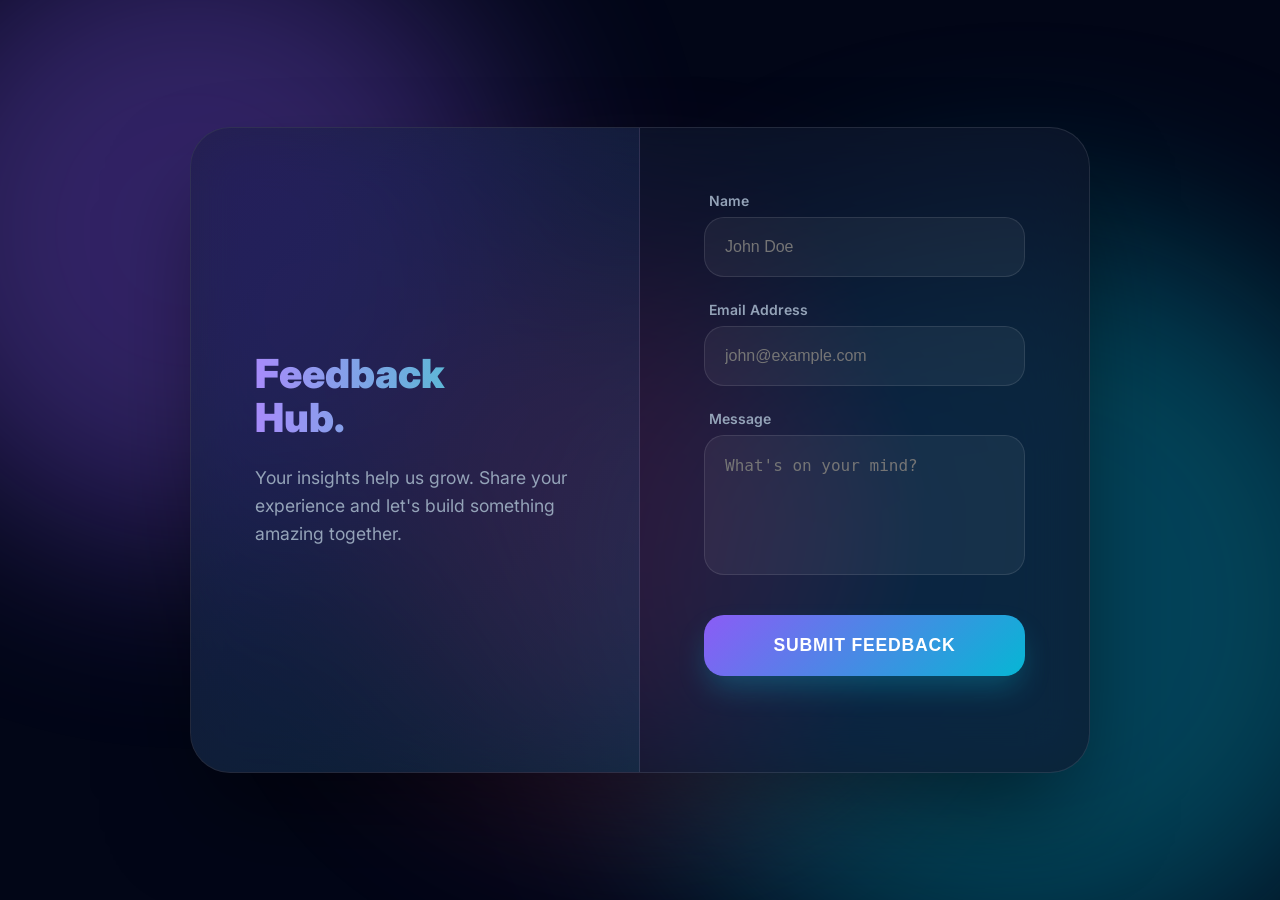
<file: Feedback-project/index.html>
<!DOCTYPE html>
<html lang="en">

<head>
    <meta charset="UTF-8">
    <meta name="viewport" content="width=device-width, initial-scale=1.0">
    <title>Feedback Hub | Share Your Thoughts</title>
    <link rel="preconnect" href="https://fonts.googleapis.com">
    <link rel="preconnect" href="https://fonts.gstatic.com" crossorigin>
    <link href="https://fonts.googleapis.com/css2?family=Inter:wght@400;500;600;700;900&display=swap" rel="stylesheet">
    <link rel="stylesheet" href="style.css">
</head>

<body>
    <!-- Background Effects -->
    <div class="bg-aurora">
        <div class="blob blob-1"></div>
        <div class="blob blob-2"></div>
        <div class="blob blob-3"></div>
    </div>

    <!-- Notification Container -->
    <div id="notification" class="notification">
        <div class="notif-icon">🚀</div>
        <div id="notif-text">Success: Feedback Sent!</div>
    </div>

    <!-- Main Feedback Container -->
    <div class="container">
        <!-- Dashboard / Desktop Look -->
        <div class="form-info">
            <h1>Feedback <br>Hub.</h1>
            <p>Your insights help us grow. Share your experience and let's build something amazing together.</p>
        </div>

        <div class="form-content">
            <h2>Feedback.</h2>
            <form id="feedbackForm">
                <div class="input-group">
                    <label for="name">Name</label>
                    <input type="text" id="name" placeholder="John Doe" required>
                </div>

                <div class="input-group">
                    <label for="email">Email Address</label>
                    <input type="email" id="email" placeholder="john@example.com" required>
                </div>

                <div class="input-group">
                    <label for="message">Message</label>
                    <textarea id="message" placeholder="What's on your mind?" required></textarea>
                </div>

                <button type="submit">Submit Feedback</button>
            </form>

            <p id="successMessage"></p>
        </div>
    </div>

    <script src="script.js"></script>
</body>

</html>
</file>
<file: Feedback-project/style.css>
:root {
    --primary: #8b5cf6;
    --secondary: #06b6d4;
    --bg-dark: #020617;
    --card-bg: rgba(15, 23, 42, 0.7);
    --border: rgba(255, 255, 255, 0.1);
    --text: #f8fafc;
    --glass-blur: blur(30px) saturate(180%);
}

* {
    box-sizing: border-box;
    margin: 0;
    padding: 0;
}

body {
    font-family: 'Inter', system-ui, -apple-system, sans-serif;
    background: var(--bg-dark);
    min-height: 100vh;
    display: flex;
    justify-content: center;
    align-items: center;
    color: var(--text);
    overflow-x: hidden;
    padding: 20px;
}

/* Aurora Background */
.bg-aurora {
    position: fixed;
    top: 0;
    left: 0;
    width: 100%;
    height: 100%;
    z-index: -1;
    overflow: hidden;
}

.blob {
    position: absolute;
    border-radius: 50%;
    filter: blur(100px);
    opacity: 0.35;
    animation: move 25s infinite alternate ease-in-out;
}

.blob-1 {
    width: 50vw;
    height: 50vw;
    background: #8b5cf6;
    top: -10%;
    left: -10%;
}

.blob-2 {
    width: 60vw;
    height: 60vw;
    background: #06b6d4;
    bottom: -10%;
    right: -10%;
    animation-delay: -5s;
}

.blob-3 {
    width: 40vw;
    height: 40vw;
    background: #ec4899;
    top: 30%;
    left: 30%;
    animation-delay: -10s;
}

@keyframes move {
    0% {
        transform: translate(0, 0) scale(1);
    }

    100% {
        transform: translate(50px, 100px) scale(1.1);
    }
}

/* Layout Container */
.container {
    width: 100%;
    max-width: 900px;
    /* Wider for laptop */
    background: var(--card-bg);
    backdrop-filter: var(--glass-blur);
    -webkit-backdrop-filter: var(--glass-blur);
    border: 1px solid var(--border);
    border-radius: 40px;
    box-shadow: 0 50px 100px -20px rgba(0, 0, 0, 0.5);
    display: grid;
    grid-template-columns: 1fr 1fr;
    /* Two columns for laptop */
    overflow: hidden;
    animation: containerAppear 0.8s cubic-bezier(0.22, 1, 0.36, 1);
}

/* Left Side: Info/Visuals (Visible only on laptop) */
.form-info {
    padding: 4rem;
    background: linear-gradient(135deg, rgba(139, 92, 246, 0.1), rgba(6, 182, 212, 0.1));
    display: flex;
    flex-direction: column;
    justify-content: center;
    border-right: 1px solid var(--border);
}

.form-info h1 {
    font-size: 2.5rem;
    font-weight: 900;
    margin-bottom: 1.5rem;
    line-height: 1.1;
    background: linear-gradient(to right, #a78bfa, #2dd4bf);
    -webkit-background-clip: text;
    background-clip: text;
    -webkit-text-fill-color: transparent;
}

.form-info p {
    font-size: 1.1rem;
    color: #94a3b8;
    line-height: 1.6;
}

/* Right Side: Form */
.form-content {
    padding: 4rem;
}

h2 {
    display: none;
    /* Hidden on laptop as we have H1 */
    font-size: 2rem;
    font-weight: 800;
    margin-bottom: 2rem;
    text-align: center;
}

form {
    display: flex;
    flex-direction: column;
    gap: 1.5rem;
}

.input-group {
    display: flex;
    flex-direction: column;
    gap: 0.5rem;
}

label {
    font-size: 0.875rem;
    font-weight: 600;
    color: #94a3b8;
    margin-left: 5px;
}

input,
textarea {
    padding: 1.25rem;
    background: rgba(255, 255, 255, 0.05);
    border: 1px solid rgba(255, 255, 255, 0.1);
    border-radius: 20px;
    color: white;
    font-size: 1rem;
    transition: all 0.3s ease;
}

input:focus,
textarea:focus {
    outline: none;
    border-color: var(--primary);
    background: rgba(255, 255, 255, 0.08);
    transform: translateY(-2px);
    box-shadow: 0 10px 20px -5px rgba(139, 92, 246, 0.3);
}

textarea {
    min-height: 140px;
    resize: none;
}

button {
    margin-top: 1rem;
    padding: 1.25rem;
    background: linear-gradient(135deg, #8b5cf6 0%, #06b6d4 100%);
    color: white;
    border: none;
    border-radius: 20px;
    font-size: 1.1rem;
    font-weight: 700;
    text-transform: uppercase;
    letter-spacing: 0.05rem;
    cursor: pointer;
    transition: all 0.3s ease;
    box-shadow: 0 15px 30px -5px rgba(6, 182, 212, 0.3);
}

button:hover {
    transform: translateY(-3px) scale(1.02);
    box-shadow: 0 20px 40px -10px rgba(139, 92, 246, 0.5);
}

button:active {
    transform: scale(0.98);
}

#successMessage {
    margin-top: 2rem;
    text-align: center;
    font-size: 1rem;
    font-weight: 600;
}

/* Notifications */
.notification {
    position: fixed;
    top: 20px;
    right: 20px;
    padding: 1.5rem 2rem;
    background: rgba(15, 23, 42, 0.9);
    backdrop-filter: blur(10px);
    border: 1px solid var(--primary);
    border-radius: 20px;
    color: white;
    box-shadow: 0 20px 40px rgba(0, 0, 0, 0.4);
    display: flex;
    align-items: center;
    gap: 15px;
    transform: translateX(200%);
    transition: transform 0.5s cubic-bezier(0.175, 0.885, 0.32, 1.275);
    z-index: 1000;
}

.notification.show {
    transform: translateX(0);
}

.notif-icon {
    width: 40px;
    height: 40px;
    background: var(--primary);
    border-radius: 10px;
    display: flex;
    align-items: center;
    justify-content: center;
    font-size: 1.2rem;
}

@keyframes containerAppear {
    0% {
        opacity: 0;
        transform: translateY(30px);
    }

    100% {
        opacity: 1;
        transform: translateY(0);
    }
}

/* Responsive: Mobile */
@media (max-width: 768px) {
    .container {
        grid-template-columns: 1fr;
        max-width: 450px;
        border-radius: 30px;
    }

    .form-info {
        display: none;
        /* Hide visual column on mobile */
    }

    .form-content {
        padding: 2.5rem 2rem;
    }

    h2 {
        display: block;
    }

    .notification {
        left: 20px;
        right: 20px;
        top: auto;
        bottom: 20px;
        transform: translateY(200%);
    }

    .notification.show {
        transform: translateY(0);
    }
}
</file>
